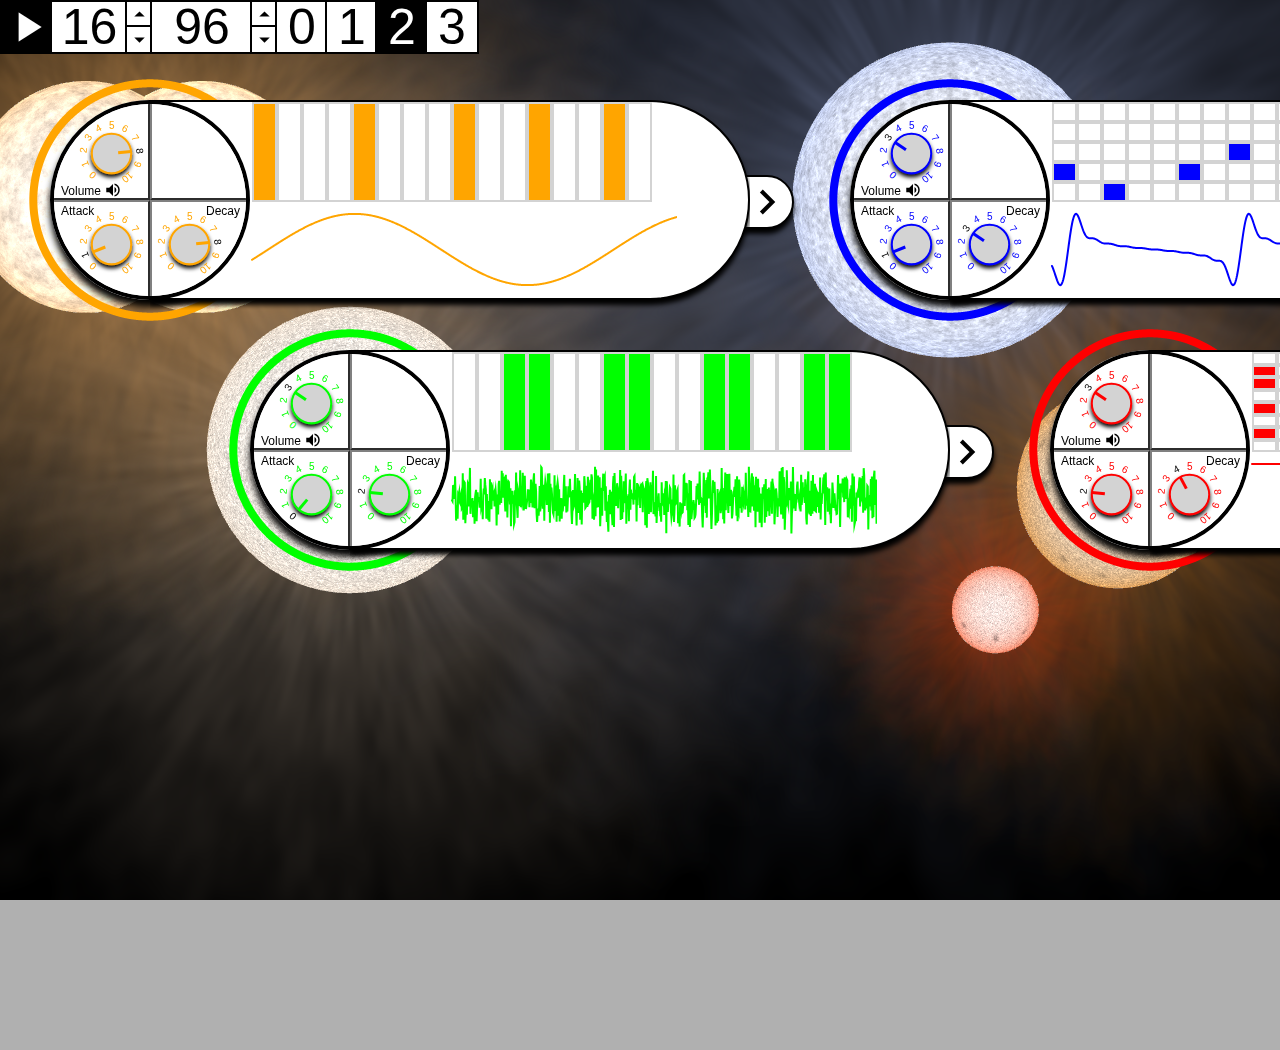
<file: index.html>
<!-- https://dev.to/shimphillip/building-a-piano-with-tone-js-5c2f -->
<html>
	<head>
		<meta charset="utf-8">
			<title>VarStar Synth</title>

			<meta name="viewport" content="width=device-width, initial-scale=1, maximum-scale=1">
			<link href="https://fonts.googleapis.com/css?family=Material+Icons" rel="stylesheet">

			<link rel="stylesheet" type="text/css" href="src/css/index.css" />
			<link rel="stylesheet" type="text/css" href="src/css/p1.css" />

			<script src="src/lib/Tone.js"></script> <!-- this gives an error, but still appears to work -->
			<script src="src/lib/p5.min.js"></script>
			<script src="src/lib/knob.js"></script> <!-- https://github.com/eskimoblood/jim-knopf, but a slight edit on my end -->
    		<script src="src/lib/hammer.min.js"></script>

			<!-- three.js resources -->
			<script src="src/lib/three.min.js"></script>
			<script src="src/lib/THREEx.WindowResize.js"></script>
			<script src="src/lib/ConvexGeometry.js"></script>

	</head>
	<body>	

        <!-- This will contain the WebGL canvas -->
        <div id="WebGLContainer" style="z-index:-1"></div>

		<div id="playControl" class="material-icons playControls playControlsHover" style="left:0px; font-size:50px">play_arrow</div>
		<div id="numSteps" class="playControls" style="left:50px; width:75px; font-size:50px; line-height:50px">N</div>
		<div id="addSteps" class="material-icons playControls halfPlayControls playControlsHover" style="left:125px;">arrow_drop_up</div>
		<div id="minusSteps" class="material-icons playControls halfPlayControls playControlsHover" style="left:125px; top:25px">arrow_drop_down</div>
		<div id="BPM" class="playControls" style="left:150px; width:100px; font-size:50px; line-height:50px">BPM</div>
		<div id="addBPM" class="material-icons playControls halfPlayControls playControlsHover" style="left:250px;">arrow_drop_up</div>
		<div id="minusBPM" class="material-icons playControls halfPlayControls playControlsHover" style="left:250px; top:25px">arrow_drop_down</div>

		<div id="clear" class="playControls playControlsHover preset" style="left:275px; font-size:50px; line-height:50px; width:50px">0</div>
		<div id="preset1" class="playControls playControlsHover preset" style="left:325px; font-size:50px; line-height:50px; width:50px">1</div>
		<div id="preset2" class="playControls playControlsHover preset" style="left:375px; font-size:50px; line-height:50px; width:50px">2</div>
		<div id="preset3" class="playControls playControlsHover preset" style="left:425px; font-size:50px; line-height:50px; width:50px">3</div>
		<!-- labels on the buttons-->
<!-- 		<div>
			<div class="playInstructions" style="left:0px">play</div>
		</div> -->


		<script src="src/js/tonejs/utils.js"></script>
		<script src="src/js/tonejs/gui.js"></script>
		<script src="src/js/tonejs/synths.js"></script>
		<script src="src/js/tonejs/presets.js"></script>
		<script src="src/js/tonejs/vis.js"></script>
		<script src="src/js/tonejs/p1.js"></script>

		<script src="src/js/threejs/drawStar.js"></script>
		<script src="src/js/threejs/render.js"></script>

		<script src="src/js/init.js"></script>

		<!-- shaders -->
		<script src="src/shaders/vertex.glsl.js"></script>
		<script src="src/shaders/starVertex.glsl.js"></script>
		<script src="src/shaders/starFragment.glsl.js"></script>
		<script src="src/shaders/coronaFragment.glsl.js"></script>

		<!-- for the knobs -->
		<svg>
			<filter id="dropshadow" height="150%" width="150%">
				<feGaussianBlur in="SourceAlpha" stdDeviation="2"/>
				<feOffset dx="0" dy="3" result="offsetblur"/>
				<feMerge>
					<feMergeNode/>
					<feMergeNode in="SourceGraphic"/>
				</feMerge>
			</filter>
			<filter id='inner-shadow'>

				<!-- Shadow Offset -->
				<feOffset
						dx='0'
						dy='5'
						/>

				<!-- Shadow Blur -->
				<feGaussianBlur
						stdDeviation='5'
						result='offset-blur'
						/>

				<!-- Invert the drop shadow
					 to create an inner shadow -->
				<feComposite
						operator='out'
						in='SourceGraphic'
						in2='offset-blur'
						result='inverse'
						/>

				<!-- Color & Opacity -->
				<feFlood
						flood-color='black'
						flood-opacity='0.75'
						result='color'
						/>

				<!-- Clip color inside shadow -->
				<feComposite
						operator='in'
						in='color'
						in2='inverse'
						result='shadow'
						/>

				<!-- Put shadow over original object -->
				<feComposite
						operator='over'
						in='shadow'
						in2='SourceGraphic'
						/>
			</filter>
		</svg>


	</body>
</html>
</file>
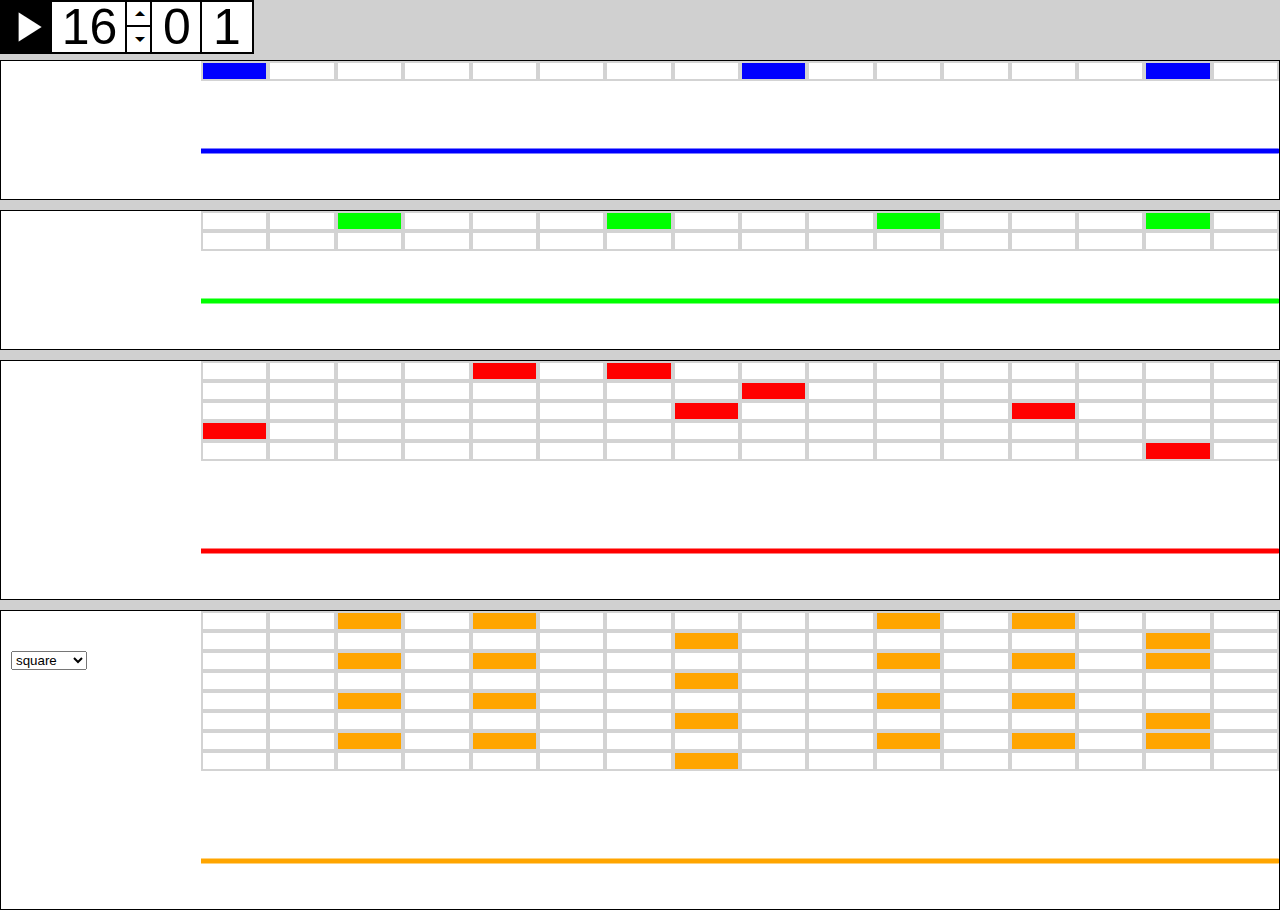
<file: oldSkin/index.html>
<!-- https://dev.to/shimphillip/building-a-piano-with-tone-js-5c2f -->
<html>
	<head>
		<meta charset="utf-8">
			<title>Synth Test</title>

			<meta name="viewport" content="width=device-width, initial-scale=1, maximum-scale=1">
			<link rel="stylesheet" type="text/css" href="index.css" />
			<link href="https://fonts.googleapis.com/css?family=Material+Icons" rel="stylesheet">

			<script src="lib/Tone.js"></script> <!-- this gives an error, but still appears to work -->
			<script src="lib/p5.min.js"></script>

	</head>

		<div id="playControl" class="material-icons playControls playControlsHover" style="left:0px; font-size:50px">play_arrow</div>
		<div id="numSteps" class="playControls" style="left:50px; width:75px">16</div>
		<div id="addSteps" class="material-icons playControls halfPlayControls playControlsHover" style="left:125px;">arrow_drop_up</div>
		<div id="minusSteps" class="material-icons playControls halfPlayControls playControlsHover" style="left:125px; top:25px">arrow_drop_down</div>
		<div id="clear" class="playControls playControlsHover" style="left:150px; ">0</div>
		<div id="preset1" class="playControls playControlsHover" style="left:200px; ">1</div>
		<!-- labels on the buttons-->
<!-- 		<div>
			<div class="playInstructions" style="left:0px">play</div>
		</div> -->


		<!-- I should generate these in the javascript, so that I can position things better -->
		<div id='kick-holder' class='instContainer' style="top:60px;">
			<div id='kick-selector' class='instControls'></div>
			<div class="stepContainer"></div>
			<div id='kick-vis' class='instVis'></div>
		</div>

		<div id='snare-holder' class='instContainer' style="top:210px;">
			<div id='snare-selector' class='instControls'></div>
			<div class="stepContainer"></div>
			<div id='snare-vis' class='instVis'></div>
		</div>

		<div id='bass-holder' class='instContainer' style="top:360px; height:240px">
			<div id='bass-selector' class='instControls'></div>
			<div class="stepContainer"></div>
			<div id='bass-vis' class='instVis' style="top:140px"></div>
		</div>

		<div id='piano-holder' class='instContainer' style="top:610px; height:300px">
			<div id='piano-selector' class='instControls'>
				<div style="position:absolute; left:10px; top:40px; width:50px">
					<select id='piano-oscillator-select' onchange=setPianoOscillator(this)>
						<option value="square">square</option>
						<option value="sine">sine</option>
						<option value="triangle">triangle</option>
						<option value="sawtooth">sawtooth</option>
					</select>
				</div>
			</div>
			<div class="stepContainer"></div>
			<div id='piano-vis' class='instVis' style="top:200px"></div>
		</div>

		<script src="synths.js"></script>
		<script src="vis.js"></script>

	</body>
</html>
</file>
<file: src/css/index.css>
:root {
	--body-background-color: #B0B0B0 ;
	--foreground-color: #000000 ;
	--background-color: #FFFFFF ;
}

body {
	background-color:var(--body-background-color);
    font-family: sans-serif;
    overflow: hidden;
    padding:0;
    margin:0;
}
.instContainer {
	position:absolute; 
	width:200px;
	height:200px;
}

.instControls{
	background-color:var(--background-color);
	position:absolute; 
	left:0px; 
	border:4px solid black;
	border-radius:50%;
	width:200px;
	height:200px;
	padding:0px;
	margin:50px;
	-moz-box-sizing: border-box;
	-webkit-box-sizing: border-box;
	-ms-box-sizing: border-box;
	box-sizing: border-box;
	/*box-shadow: 0px 10px 10px black;*/
	z-index:10;
}
.instRotator{
	background-color:none;
	position:absolute; 
	left:0px; 
	/*border:4px solid black;*/
	border:none;
	border-radius:50%;
	width:300px;
	height:300px;
	padding:0px;
	margin:0px;
	-moz-box-sizing: border-box;
	-webkit-box-sizing: border-box;
	-ms-box-sizing: border-box;
	box-sizing: border-box;
	z-index:5;

}
.dropShadow7 {
	content: "";
	border:none;	
	position: absolute;
	top: 0;
	bottom: 0;
	left: 0;
	right: 0;
	z-index: 0;
	box-shadow: 0px 7px 7px black;
}
.instController{
	background-color:var(--background-color);
	position:absolute; 
	left:0px; 
	border:2px outset gray;
	-moz-box-sizing: border-box;
	-webkit-box-sizing: border-box;
	-ms-box-sizing: border-box;
	box-sizing: border-box;
}
.instExtender{
	background-color:var(--background-color);
	position:absolute; 
	left:0px; 
	border-radius:0 50% 50% 0;
	padding:0px;
	margin:125px 0px 0px 240px;
	-moz-box-sizing: border-box;
	-webkit-box-sizing: border-box;
	-ms-box-sizing: border-box;
	box-sizing: border-box;
	z-index:8;
	box-shadow: 0px 5px 5px black;
}
.transformAnimator {
	-webkit-transition: transform 1s, clip-path 1s;
	-moz-transition: transform 1s, clip-path 1s;
	-ms-transition: transform 1s, clip-path 1s;
	-o-transition: transform 1s, clip-path 1s;
	transition: transform 1s, clip-path 1s;
}
.instVis {
	position:absolute; 
	left:0px; 
	border-radius:50%;
	width:300px;
	height:300px;
	padding:0px;
	margin:0px;
	/*z-index:-1;*/
}
.extendedContainer {
	background-color:var(--background-color);
	position:absolute; 
	left:250px; 
	top:150px;
	padding:0px;
	margin:0px;
	border: 2px solid black;
	-moz-box-sizing: border-box;
	-webkit-box-sizing: border-box;
	-ms-box-sizing: border-box;
	box-sizing: border-box;
	box-shadow: 0px 5px 5px black;
	z-index:9;
}
.step {
	float:left;
	border:2px solid lightgray;
	cursor:pointer;
	padding:0px;
	margin:0px;
	-moz-box-sizing: border-box;
	-webkit-box-sizing: border-box;
	-ms-box-sizing: border-box;
	box-sizing: border-box;
}

.playControls{
	position:absolute;
	z-index: 5;
	color: var(--foreground-color);
	background-color:var(--background-color);
	text-align: center;
	border: 2px solid var(--foreground-color);
	/*border-radius: 5px;*/
	opacity: 1.0;
	display:block;
	top:0px;
}
.halfPlayControls{
	height:25px;
	line-height:25px;
	font-size:25px;
	width:25px;
}
.playControlsHover:hover {
	background-color: var(--foreground-color);
	color: var(--background-color);
	cursor: pointer;
}
.playControlsClicked {
	background-color: var(--foreground-color);
	color: var(--background-color);
	cursor: pointer;
}

.playInstructions{
	position:absolute;
	height:20px;
	width: 50px;
	padding: 0px;
	margin: 0px;
	z-index: 4;
	color: var(--main-foreground-color);
	background-color:none;
	text-align: center;
	opacity: 1.0;
	display:block;
	font-size:12px;
	top:55px;
}
.hidden{
	visibility:hidden;
}
</file>
<file: src/css/p1.css>
/*https://github.com/eskimoblood/jim-knopf*/


.p1 g polygon {
	opacity: 1;
}

.p1 circle {
	fill: lightgray;
	stroke-width: 2;
	filter: url(#dropshadow);
}

.p1 text {
	font-size: 10px;
	font-family: sans-serif;
	font-weight: 300;
	-webkit-transition: all .1s ease-in-out;
}

.p1 text.active {
	/*font-size: 12px;*/
	fill:black !important;
	-webkit-transition: all .1s ease-in-out !important;
}
div:focus {
	outline:none;
}
</file>
<file: oldSkin/index.css>
:root {
	--body-background-color: #D0D0D0 ;
	--foreground-color: #000000 ;
	--background-color: #FFFFFF ;
}

body {
	background-color:var(--body-background-color);
    font-family: sans-serif;
}
.instContainer {
	background-color:var(--background-color);
	position:absolute; 
	left:0px; 
	border:1px solid black;
	width:100%;
	height:140px;
	padding:0px;
	margin:0px;
	-moz-box-sizing: border-box;
	-webkit-box-sizing: border-box;
	-ms-box-sizing: border-box;
	box-sizing: border-box;
}
.instControls {
	background-color:var(--background-color);
	position:absolute; 
	left:0px; 
	top:0px;
	width:200px;
	padding:0px;
	margin:0px;
}
.instVis {
	position:absolute; 
	left:200px; 
	top:40px;
	padding:0px;
	margin:0px;
}
.stepContainer {
	background-color:var(--background-color);
	position:absolute; 
	left:200px; 
	top:0px;
	padding:0px;
	margin:0px;
}
.step {
	float:left;
	height:20px;
	border:2px solid lightgray;
	cursor:pointer;
	padding:0px;
	margin:0px;
	-moz-box-sizing: border-box;
	-webkit-box-sizing: border-box;
	-ms-box-sizing: border-box;
	box-sizing: border-box;
}

.playControls{
	position:absolute;
	height:50px;
	line-height:50px;
	font-size:50px;
	width: 50px;
	padding: 0px;
	margin: 0px;
	z-index: 5;
	color: var(--foreground-color);
	background-color:var(--background-color);
	text-align: center;
	border: 2px solid var(--foreground-color);
	/*border-radius: 5px;*/
	opacity: 1.0;
	display:block;
	top:0px;
}
.halfPlayControls{
	height:25px;
	line-height:25px;
	font-size:25px;
	width:25px;
}
.playControlsHover:hover {
	background-color: var(--foreground-color);
	color: var(--background-color);
	cursor: pointer;
}

.playInstructions{
	position:absolute;
	height:20px;
	width: 50px;
	padding: 0px;
	margin: 0px;
	z-index: 4;
	color: var(--main-foreground-color);
	background-color:none;
	text-align: center;
	opacity: 1.0;
	display:block;
	font-size:12px;
	top:55px;
}
</file>
